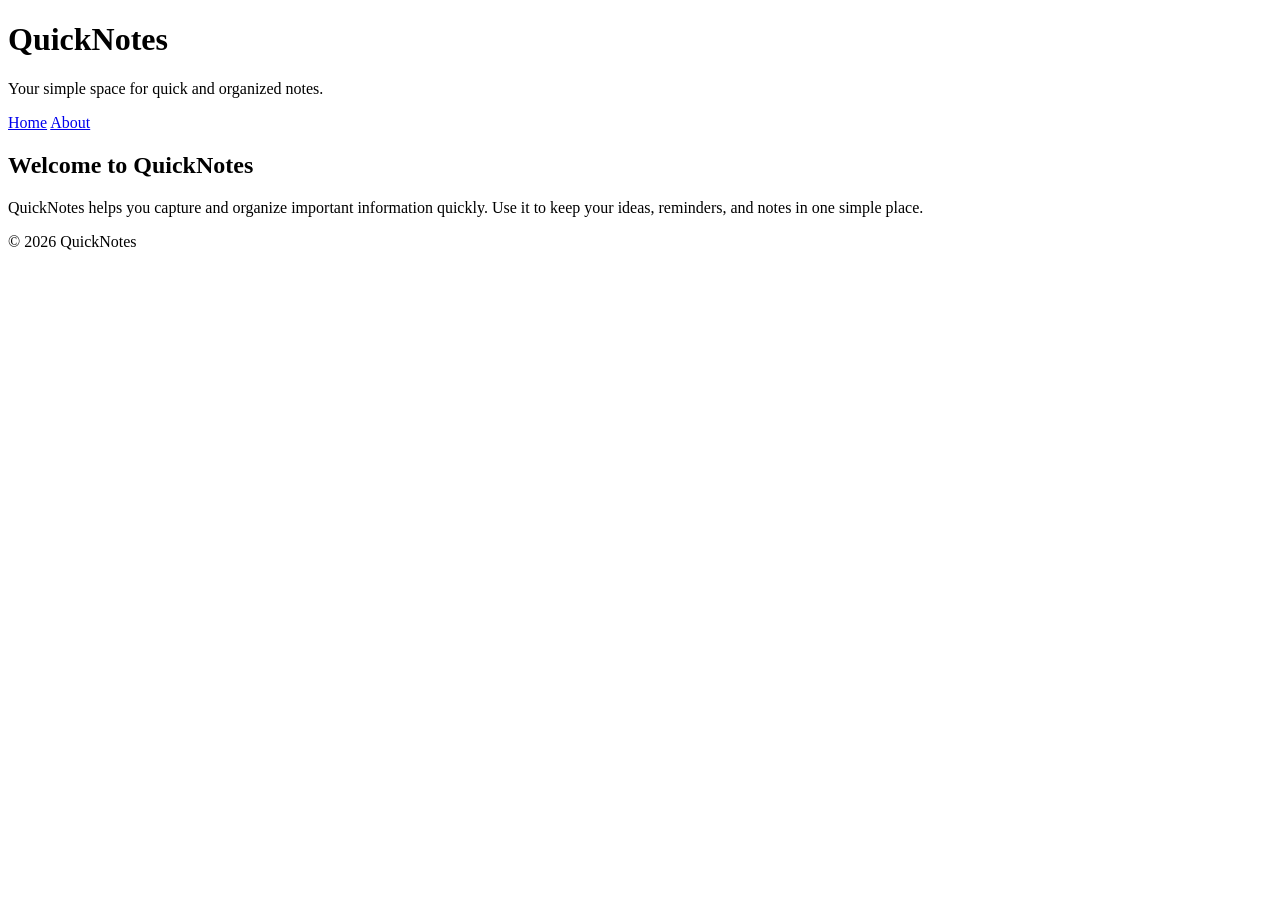
<file: day1/index.html>
<!DOCTYPE html>
<html lang="en">
<head>
    <meta charset="UTF-8">
    <meta name="viewport" content="width=device-width, initial-scale=1.0">
    <title>QuickNotes</title>
</head>

<body>

    <header>
        <h1>QuickNotes</h1>
        <p>Your simple space for quick and organized notes.</p>

        <nav>
            <a href="index.html">Home</a>
            <a href="about.html">About</a>
        </nav>
    </header>

    <main>
        <h2>Welcome to QuickNotes</h2>

        <p>
            QuickNotes helps you capture and organize important information quickly.
            Use it to keep your ideas, reminders, and notes in one simple place.
        </p>
    </main>

    <footer>
        <p>&copy; 2026 QuickNotes</p>
    </footer>

</body>
</html>
</file>
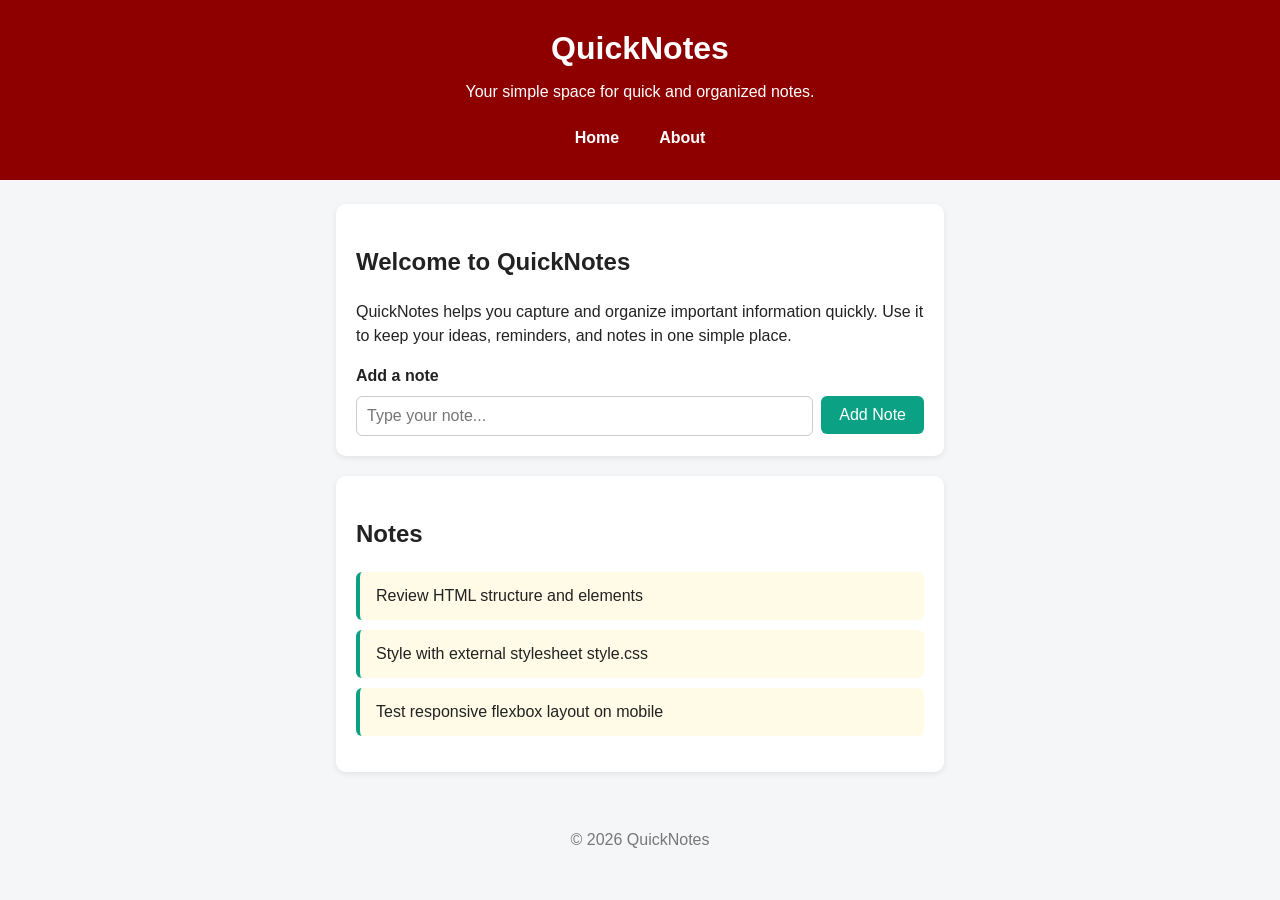
<file: day2/index.html>
<!DOCTYPE html>
<html lang="en">
<head>
    <meta charset="UTF-8">
    <meta name="viewport" content="width=device-width, initial-scale=1.0">
    <title>QuickNotes</title>
    <link rel="stylesheet" href="style.css" />
</head>

<body>

    <header>
        <h1>QuickNotes</h1>
        <p>Your simple space for quick and organized notes.</p>

        <nav>
            <a href="index.html">Home</a>
            <a href="about.html">About</a>
        </nav>
    </header>

    <main>
        <section>
            <h2>Welcome to QuickNotes</h2>

            <p>
                QuickNotes helps you capture and organize important information quickly.
                Use it to keep your ideas, reminders, and notes in one simple place.
            </p>

            <form id="note-form">
                <label for="note-input">Add a note</label>
                <input type="text" id="note-input" placeholder="Type your note..." required />
                <button type="submit">Add Note</button>
            </form>
        </section>

        <section>
            <h2>Notes</h2>
            <ul id="notes-list">
                <li class="note">Review HTML structure and elements</li>
                <li class="note">Style with external stylesheet style.css</li>
                <li class="note">Test responsive flexbox layout on mobile</li>
            </ul>
        </section>
    </main>

    <footer>
        <p>&copy; 2026 QuickNotes</p>
    </footer>

</body>
</html>
</file>
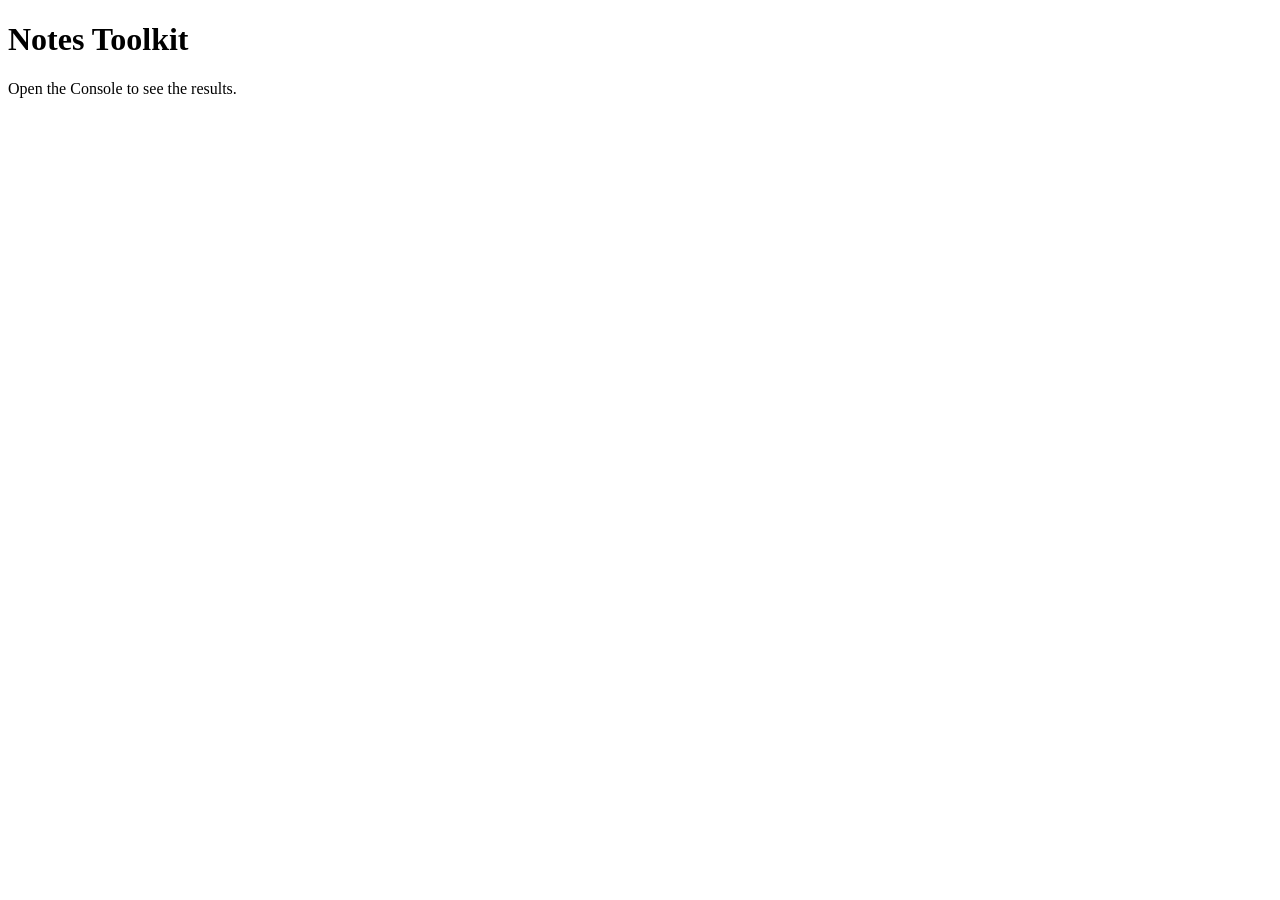
<file: day3/index.html>
<!DOCTYPE html>
<html lang="en">
<head>
    <meta charset="UTF-8">
    <meta name="viewport" content="width=device-width, initial-scale=1.0">
    <title>Notes Toolkit</title>
    <script src="script.js" defer></script>
</head>
<body>
    <main>
        <h1>Notes Toolkit</h1>
        <p>Open the Console to see the results.</p>
    </main>
</body>
</html>
</file>
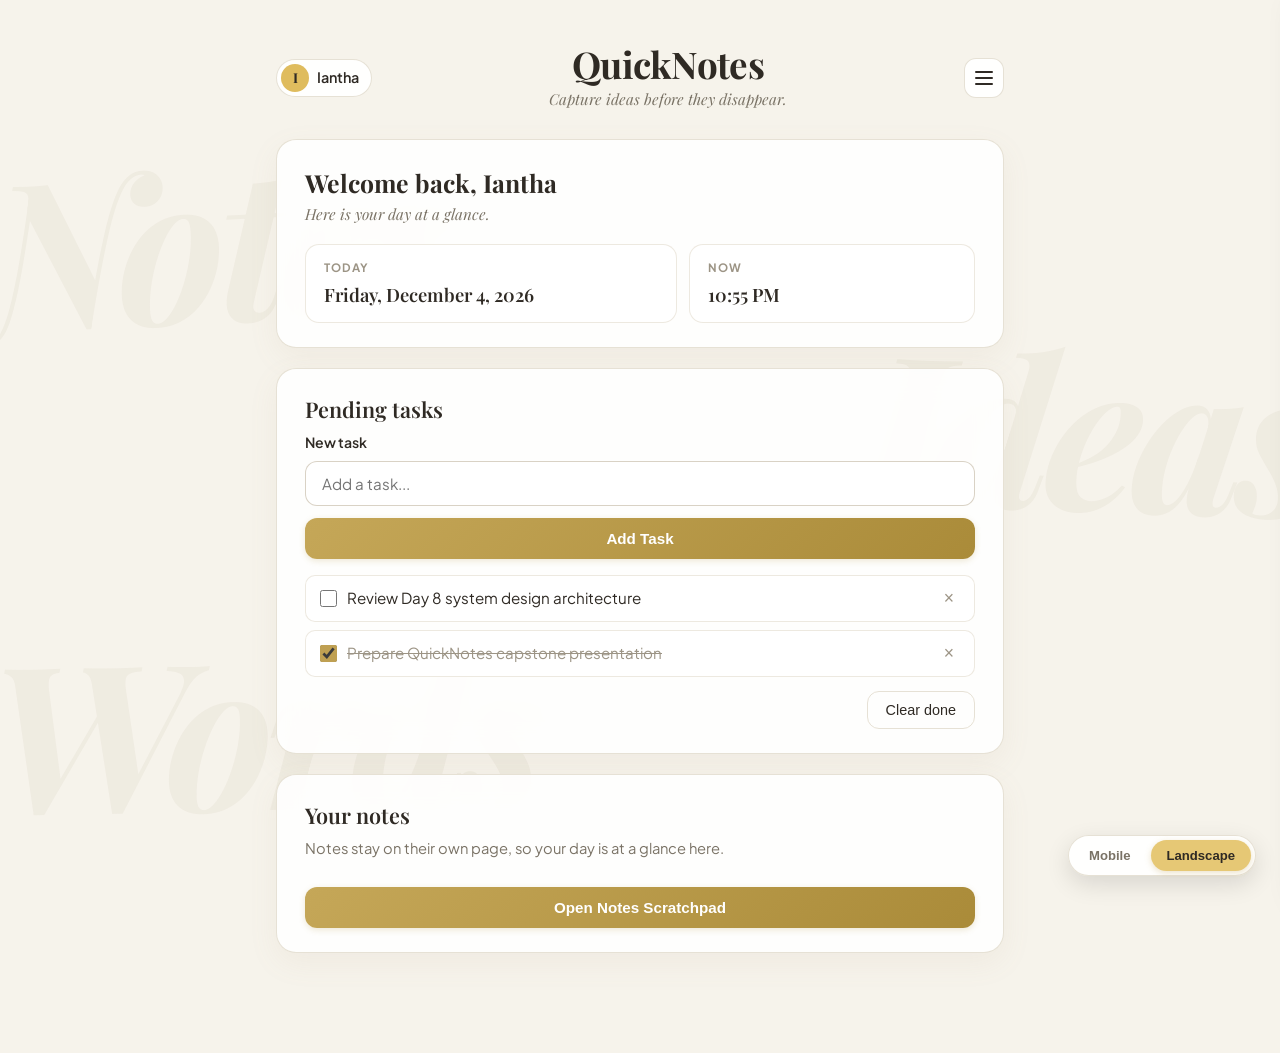
<file: day4/index.html>
<!DOCTYPE html>
<html lang="en">
<head>
    <meta charset="UTF-8">
    <meta name="viewport" content="width=device-width, initial-scale=1.0">
    <title>QuickNotes — Capture ideas before they disappear</title>
    <!-- Modern Luxury Typography -->
    <link rel="preconnect" href="https://fonts.googleapis.com">
    <link rel="preconnect" href="https://fonts.gstatic.com" crossorigin>
    <link href="https://fonts.googleapis.com/css2?family=Playfair+Display:ital,wght@0,500;0,600;0,700;1,400;1,600&family=Plus+Jakarta+Sans:wght@400;500;600;700&display=swap" rel="stylesheet">
    <link rel="stylesheet" href="style.css">
    <script src="script.js" defer></script>
</head>
<body class="palette-champagne">

    <!-- Typographic Watermark Layer (matches Photos: Notes, Words, Ideas) -->
    <div class="watermark-layer" aria-hidden="true">
        <span class="watermark watermark-left-top">Notes</span>
        <span class="watermark watermark-left-bottom">Words</span>
        <span class="watermark watermark-right">Ideas</span>
    </div>

    <!-- Outer Viewport Wrapper (Toggles between Landscape Desktop and Mobile Phone Frame) -->
    <div id="viewport-container" class="mode-landscape">

        <!-- Simulated Mobile Phone Chassis -->
        <div class="phone-frame">

            <!-- Mobile Phone Status Bar (Visible in Mobile View) -->
            <div class="phone-status-bar">
                <span class="status-time" id="status-clock">12:10 PM</span>
                <div class="dynamic-island">
                    <span class="sensor-dot"></span>
                </div>
                <div class="status-icons">
                    <svg class="icon-signal" viewBox="0 0 16 16" width="14" height="14" fill="currentColor">
                        <rect x="1" y="11" width="2" height="4" rx="0.5"/>
                        <rect x="5" y="8" width="2" height="7" rx="0.5"/>
                        <rect x="9" y="5" width="2" height="10" rx="0.5"/>
                        <rect x="13" y="2" width="2" height="13" rx="0.5"/>
                    </svg>
                    <svg class="icon-wifi" viewBox="0 0 16 16" width="14" height="14" fill="currentColor">
                        <path d="M8 12.5a1.5 1.5 0 1 1 0 3 1.5 1.5 0 0 1 0-3zm-4.24-2.83a6 6 0 0 1 8.48 0 .75.75 0 0 0 1.06-1.06 7.5 7.5 0 0 0-10.6 0 .75.75 0 0 0 1.06 1.06zm-2.83-2.83a10 10 0 0 1 14.14 0 .75.75 0 1 0 1.06-1.06 11.5 11.5 0 0 0-16.26 0 .75.75 0 0 0 1.06 1.06z"/>
                    </svg>
                    <div class="battery-icon">
                        <div class="battery-fill"></div>
                    </div>
                </div>
            </div>

            <!-- Scrollable Content Screen -->
            <div class="phone-screen-content">

                <!-- Header Section -->
                <header class="app-header">
                    <div class="header-inner">
                        <!-- User Avatar Badge (Photo 1 & 4) -->
                        <div class="user-pill" id="user-pill">
                            <span class="avatar-circle" id="header-avatar">I</span>
                            <span class="user-name" id="header-name">Iantha</span>
                        </div>

                        <!-- Brand Center -->
                        <div class="brand-branding">
                            <h1 class="brand-title">QuickNotes</h1>
                            <p class="brand-tagline">Capture ideas before they disappear.</p>
                        </div>

                        <!-- Hamburger Menu Button -->
                        <button class="menu-btn" id="menu-btn" type="button" aria-label="Toggle navigation menu">
                            <span class="menu-line"></span>
                            <span class="menu-line"></span>
                            <span class="menu-line"></span>
                        </button>
                    </div>
                </header>

                <!-- Navigation Drawer -->
                <div id="nav-drawer" class="nav-drawer" aria-hidden="true">
                    <div class="drawer-header">
                        <h3>QuickNotes</h3>
                        <button type="button" id="close-drawer" class="drawer-close-btn">&times;</button>
                    </div>
                    <ul class="drawer-menu">
                        <li><button type="button" class="tab-btn active" data-tab="tab-today">📅 Day at a Glance</button></li>
                        <li><button type="button" class="tab-btn" data-tab="tab-notes">📝 Notes &amp; Scratchpad</button></li>
                        <li><button type="button" class="tab-btn" data-tab="tab-tasks">✅ Pending Tasks</button></li>
                        <li><button type="button" class="tab-btn" data-tab="tab-profile">👤 Profile &amp; Settings</button></li>
                    </ul>
                </div>
                <div id="drawer-backdrop" class="drawer-backdrop"></div>

                <!-- Main Content -->
                <main class="main-content">

                    <!-- TAB 1: TODAY / AT A GLANCE (Photos 2 & 4) -->
                    <section id="tab-today" class="tab-section active">
                        
                        <!-- Welcome Card with Live Date & Time -->
                        <div class="card welcome-card">
                            <h2 class="welcome-heading">Welcome back, <span id="welcome-name">Iantha</span></h2>
                            <p class="welcome-sub">Here is your day at a glance.</p>

                            <div class="datetime-grid">
                                <div class="subcard">
                                    <span class="subcard-label">TODAY</span>
                                    <p class="subcard-value" id="live-date">Thursday, October 22, 2026</p>
                                </div>
                                <div class="subcard">
                                    <span class="subcard-label">NOW</span>
                                    <p class="subcard-value" id="live-time">12:10 PM</p>
                                </div>
                            </div>
                        </div>

                        <!-- Pending Tasks Preview Card (Photos 2 & 4) -->
                        <div class="card tasks-card">
                            <h2 class="card-title">Pending tasks</h2>
                            <form id="task-form" onsubmit="return false;">
                                <label for="task-input" class="field-label">New task</label>
                                <div class="input-row">
                                    <input type="text" id="task-input" class="text-input" placeholder="Add a task..." autocomplete="off">
                                </div>
                                <button type="submit" id="add-task-btn" class="btn-gold btn-block">Add Task</button>
                            </form>

                            <ul id="task-list" class="task-list"></ul>
                            <p id="task-empty-state" class="empty-state">All tasks are done. Nothing is pending.</p>
                            
                            <div class="card-footer-action">
                                <button type="button" id="clear-done-tasks" class="btn-outline">Clear done</button>
                            </div>
                        </div>

                        <!-- Your Notes Card (Photos 2 & 4) -->
                        <div class="card notes-hub-card">
                            <h2 class="card-title">Your notes</h2>
                            <p class="card-sub">Notes stay on their own page, so your day is at a glance here.</p>
                            <button type="button" class="btn-gold btn-block" id="jump-to-notes-btn">Open Notes Scratchpad</button>
                        </div>
                    </section>

                    <!-- TAB 2: COMPOSE NOTES & SEARCH (Original Core + Enhancements) -->
                    <section id="tab-notes" class="tab-section">
                        <div class="card compose-card">
                            <h2 class="card-title">Compose Note</h2>
                            <p class="card-sub">Live character &amp; word counter &bull; Auto-saves locally</p>

                            <form id="note-form" onsubmit="return false;">
                                <label for="note-text" class="field-label">Note Text</label>
                                <textarea
                                    id="note-text"
                                    rows="6"
                                    placeholder="Type your note here (up to 200 characters)..."
                                    aria-describedby="char-count word-count"
                                ></textarea>

                                <div class="counters">
                                    <span id="char-count">0 / 200 characters</span>
                                    <span id="word-count">0 words</span>
                                    <span id="save-status" class="draft-indicator">Draft saved</span>
                                </div>

                                <div class="actions">
                                    <button id="save-note-btn" type="button" class="btn-gold">Save to Notes</button>
                                    <button id="clear-btn" type="button" class="btn-outline">Clear</button>
                                </div>
                            </form>
                        </div>

                        <!-- Saved Notes List & Search -->
                        <div class="card saved-notes-card">
                            <div class="section-header-flex">
                                <h2 class="card-title">Saved Notes</h2>
                                <span class="badge" id="notes-count">0 notes</span>
                            </div>

                            <input type="search" id="search-notes" class="text-input" placeholder="Search notes...">

                            <ul id="notes-list" class="notes-list"></ul>
                            <p id="no-notes-state" class="empty-state">No notes saved yet. Type a note above and click Save!</p>
                        </div>
                    </section>

                    <!-- TAB 3: PROFILE & LOGIN & APPEARANCE (Photos 1 & 3) -->
                    <section id="tab-profile" class="tab-section">
                        
                        <!-- Your Profile Card (Photo 1 & 3) -->
                        <div class="card profile-card">
                            <h2 class="card-title">Your profile</h2>
                            <form id="profile-form" onsubmit="return false;">
                                <div class="field-group">
                                    <label for="display-name" class="field-label">Display name</label>
                                    <div class="input-inline">
                                        <input type="text" id="display-name" class="text-input" value="Iantha" placeholder="Enter display name">
                                        <button type="submit" id="save-profile-btn" class="btn-gold btn-inline">Save</button>
                                    </div>
                                </div>

                                <div class="field-group">
                                    <label for="login-email" class="field-label">Login email</label>
                                    <input type="email" id="login-email" class="text-input" value="iantha@quicknotes.app" placeholder="Enter email">
                                </div>

                                <div class="auth-status-bar">
                                    <span class="auth-dot"></span>
                                    <span id="auth-status-text">Logged in as <strong>Iantha</strong> (Offline Persistence Active)</span>
                                </div>
                            </form>
                        </div>

                        <!-- Appearance Card (Photo 1 & 3) -->
                        <div class="card appearance-card">
                            <div class="appearance-row">
                                <div class="appearance-info">
                                    <h2 class="card-title">Appearance</h2>
                                    <h3 class="appearance-subheading">Dark mode</h3>
                                    <p class="card-sub">Switch between the champagne and midnight palettes.</p>
                                </div>
                                <div class="appearance-toggle">
                                    <label class="switch" for="theme-switch">
                                        <input type="checkbox" id="theme-switch" aria-label="Toggle dark mode theme">
                                        <span class="slider"></span>
                                    </label>
                                    <!-- Original theme toggle button preserved for compatibility -->
                                    <button id="theme-toggle" type="button" class="visually-hidden">Dark mode</button>
                                </div>
                            </div>
                        </div>

                        <!-- View Footer -->
                        <footer class="app-footer">
                            <p>&copy; 2026 QuickNotes</p>
                        </footer>
                    </section>

                </main>

            </div><!-- /.phone-screen-content -->

            <!-- Phone Bottom Home Bar -->
            <div class="phone-home-bar"></div>

        </div><!-- /.phone-frame -->

    </div><!-- /#viewport-container -->

    <!-- Floating Device Switcher Pill (Bottom Right: Mobile / Landscape from Photos 1, 2, 3, 4) -->
    <div class="device-switcher" role="region" aria-label="Device view switcher">
        <button type="button" id="btn-view-mobile" class="switch-pill">Mobile</button>
        <button type="button" id="btn-view-landscape" class="switch-pill active">Landscape</button>
    </div>

</body>
</html>
</file>
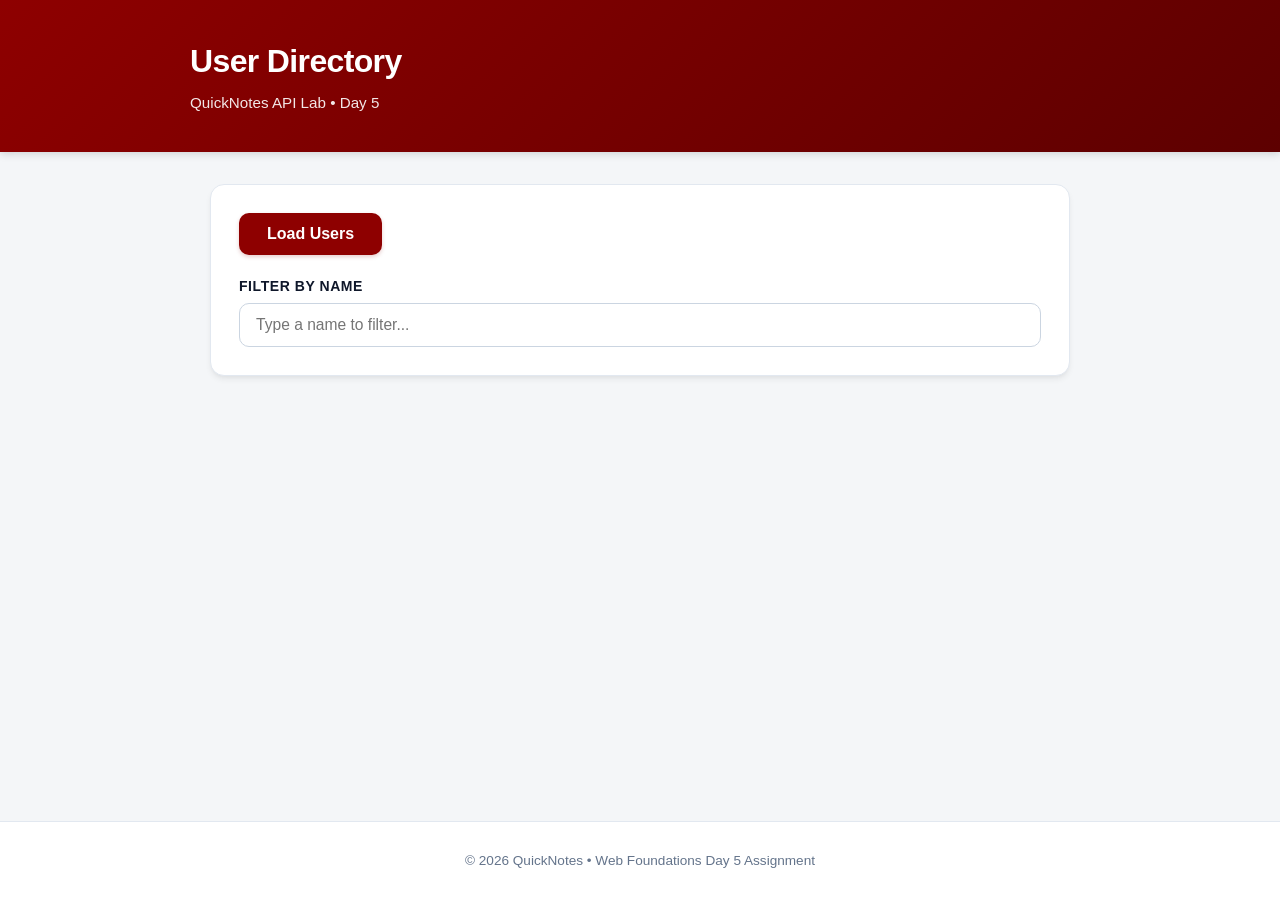
<file: day5/index.html>
<!DOCTYPE html>
<html lang="en">
  <head>
    <meta charset="UTF-8" />
    <meta name="viewport" content="width=device-width, initial-scale=1.0" />
    <title>User Directory - Day 5 API Lab</title>
    <link rel="stylesheet" href="style.css" />
    <script src="users.js" defer></script>
  </head>
  <body>
    <header class="header">
      <div class="header-inner">
        <h1>User Directory</h1>
        <p class="subtitle">QuickNotes API Lab &bull; Day 5</p>
      </div>
    </header>

    <main class="container">
      <section class="controls-card">
        <div class="actions">
          <button id="load-users" type="button">Load Users</button>
        </div>

        <div class="filter-wrapper">
          <label for="filter-input">Filter by name</label>
          <input
            id="filter-input"
            type="text"
            placeholder="Type a name to filter..."
            autocomplete="off"
          />
        </div>

        <p id="status" role="status" aria-live="polite"></p>
      </section>

      <section class="results-card">
        <ul id="users-list"></ul>
      </section>
    </main>

    <footer class="footer">
      <p>&copy; 2026 QuickNotes &bull; Web Foundations Day 5 Assignment</p>
    </footer>
  </body>
</html>
</file>
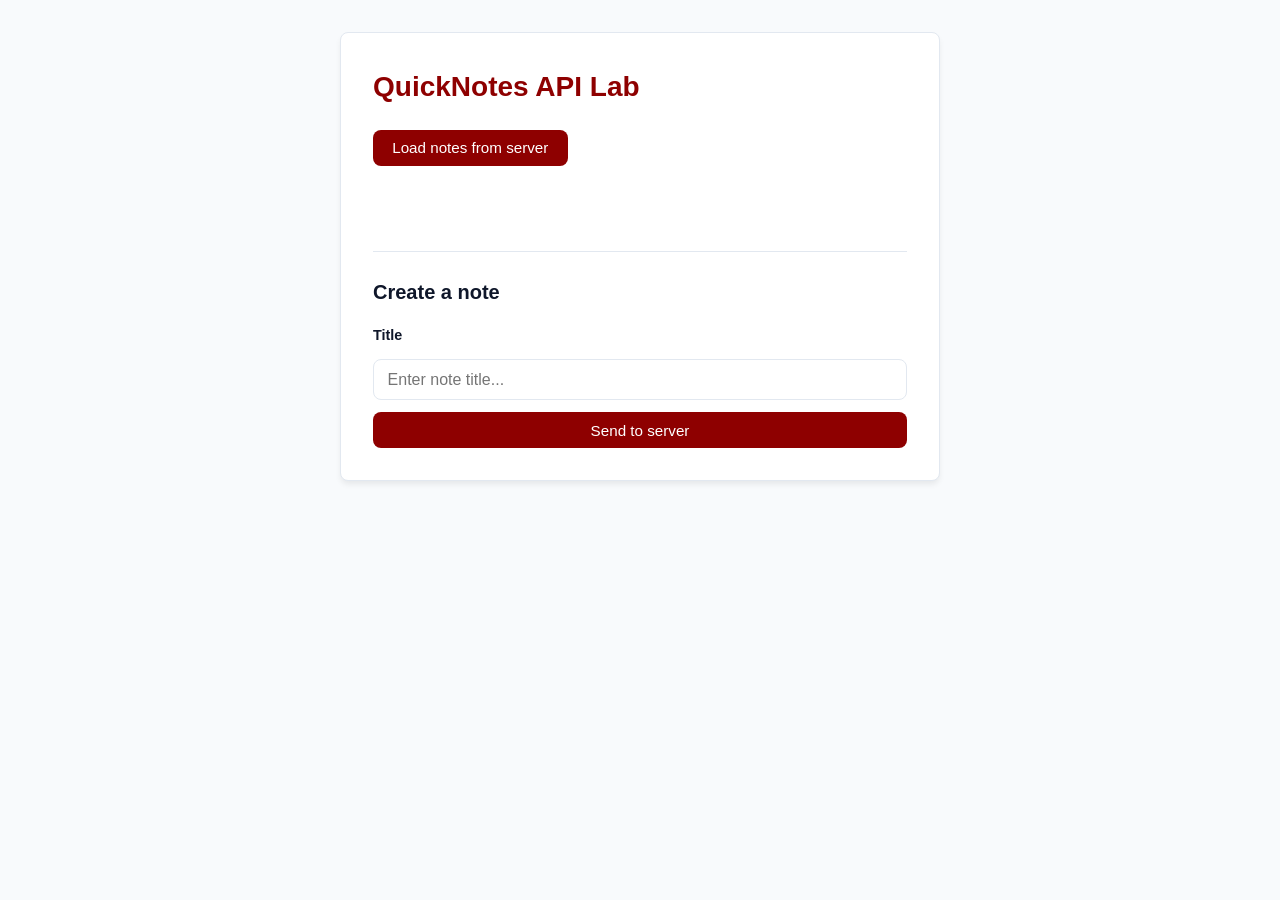
<file: practice/api-lab/index.html>
<!DOCTYPE html>
<html lang="en">
  <head>
    <meta charset="UTF-8" />
    <meta name="viewport" content="width=device-width, initial-scale=1.0" />
    <title>QuickNotes API Lab</title>
    <link rel="stylesheet" href="style.css" />
    <script src="app.js" defer></script>
  </head>
  <body>
    <main class="container">
      <h1>QuickNotes API Lab</h1>
      <button id="load-btn">Load notes from server</button>
      <p id="status"></p>
      <ul id="notes-list"></ul>

      <h2>Create a note</h2>
      <form id="note-form">
        <label for="title-input">Title</label>
        <input id="title-input" type="text" placeholder="Enter note title..." />
        <button type="submit">Send to server</button>
      </form>
    </main>
  </body>
</html>
</file>
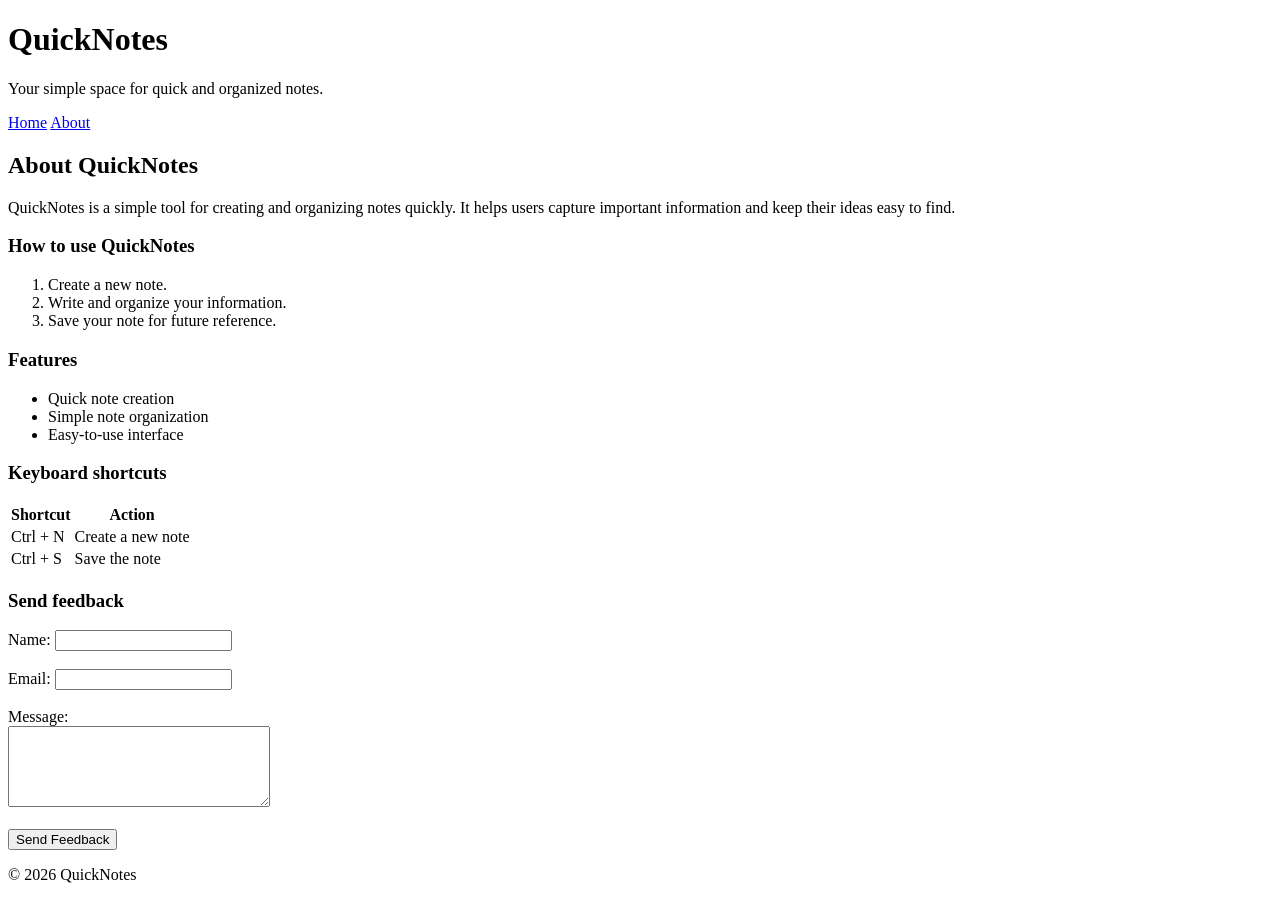
<file: day1/about.html>
<!DOCTYPE html>
<html lang="en">
<head>
    <meta charset="UTF-8">
    <meta name="viewport" content="width=device-width, initial-scale=1.0">
    <title>About QuickNotes</title>
</head>

<body>

<header>
    <h1>QuickNotes</h1>
    <p>Your simple space for quick and organized notes.</p>

    <nav>
        <a href="index.html">Home</a>
        <a href="about.html">About</a>
    </nav>
</header>

<main>

    <h2>About QuickNotes</h2>

    <p>
        QuickNotes is a simple tool for creating and organizing notes quickly.
        It helps users capture important information and keep their ideas easy to find.
    </p>

    <section>
        <h3>How to use QuickNotes</h3>

        <ol>
            <li>Create a new note.</li>
            <li>Write and organize your information.</li>
            <li>Save your note for future reference.</li>
        </ol>
    </section>

    <section>
        <h3>Features</h3>

        <ul>
            <li>Quick note creation</li>
            <li>Simple note organization</li>
            <li>Easy-to-use interface</li>
        </ul>
    </section>

    <section>
        <h3>Keyboard shortcuts</h3>

        <table>
            <tr>
                <th>Shortcut</th>
                <th>Action</th>
            </tr>
            <tr>
                <td>Ctrl + N</td>
                <td>Create a new note</td>
            </tr>
            <tr>
                <td>Ctrl + S</td>
                <td>Save the note</td>
            </tr>
        </table>
    </section>

    <section>
        <h3>Send feedback</h3>

        <form>
            <label for="name">Name:</label>
            <input type="text" id="name" name="name" required>

            <br><br>

            <label for="email">Email:</label>
            <input type="email" id="email" name="email" required>

            <br><br>

            <label for="message">Message:</label>
            <br>
            <textarea id="message" name="message" rows="5" cols="30" required></textarea>

            <br><br>

            <button type="submit">Send Feedback</button>
        </form>
    </section>

</main>

<footer>
    <p>&copy; 2026 QuickNotes</p>
</footer>

</body>
</html>
</file>
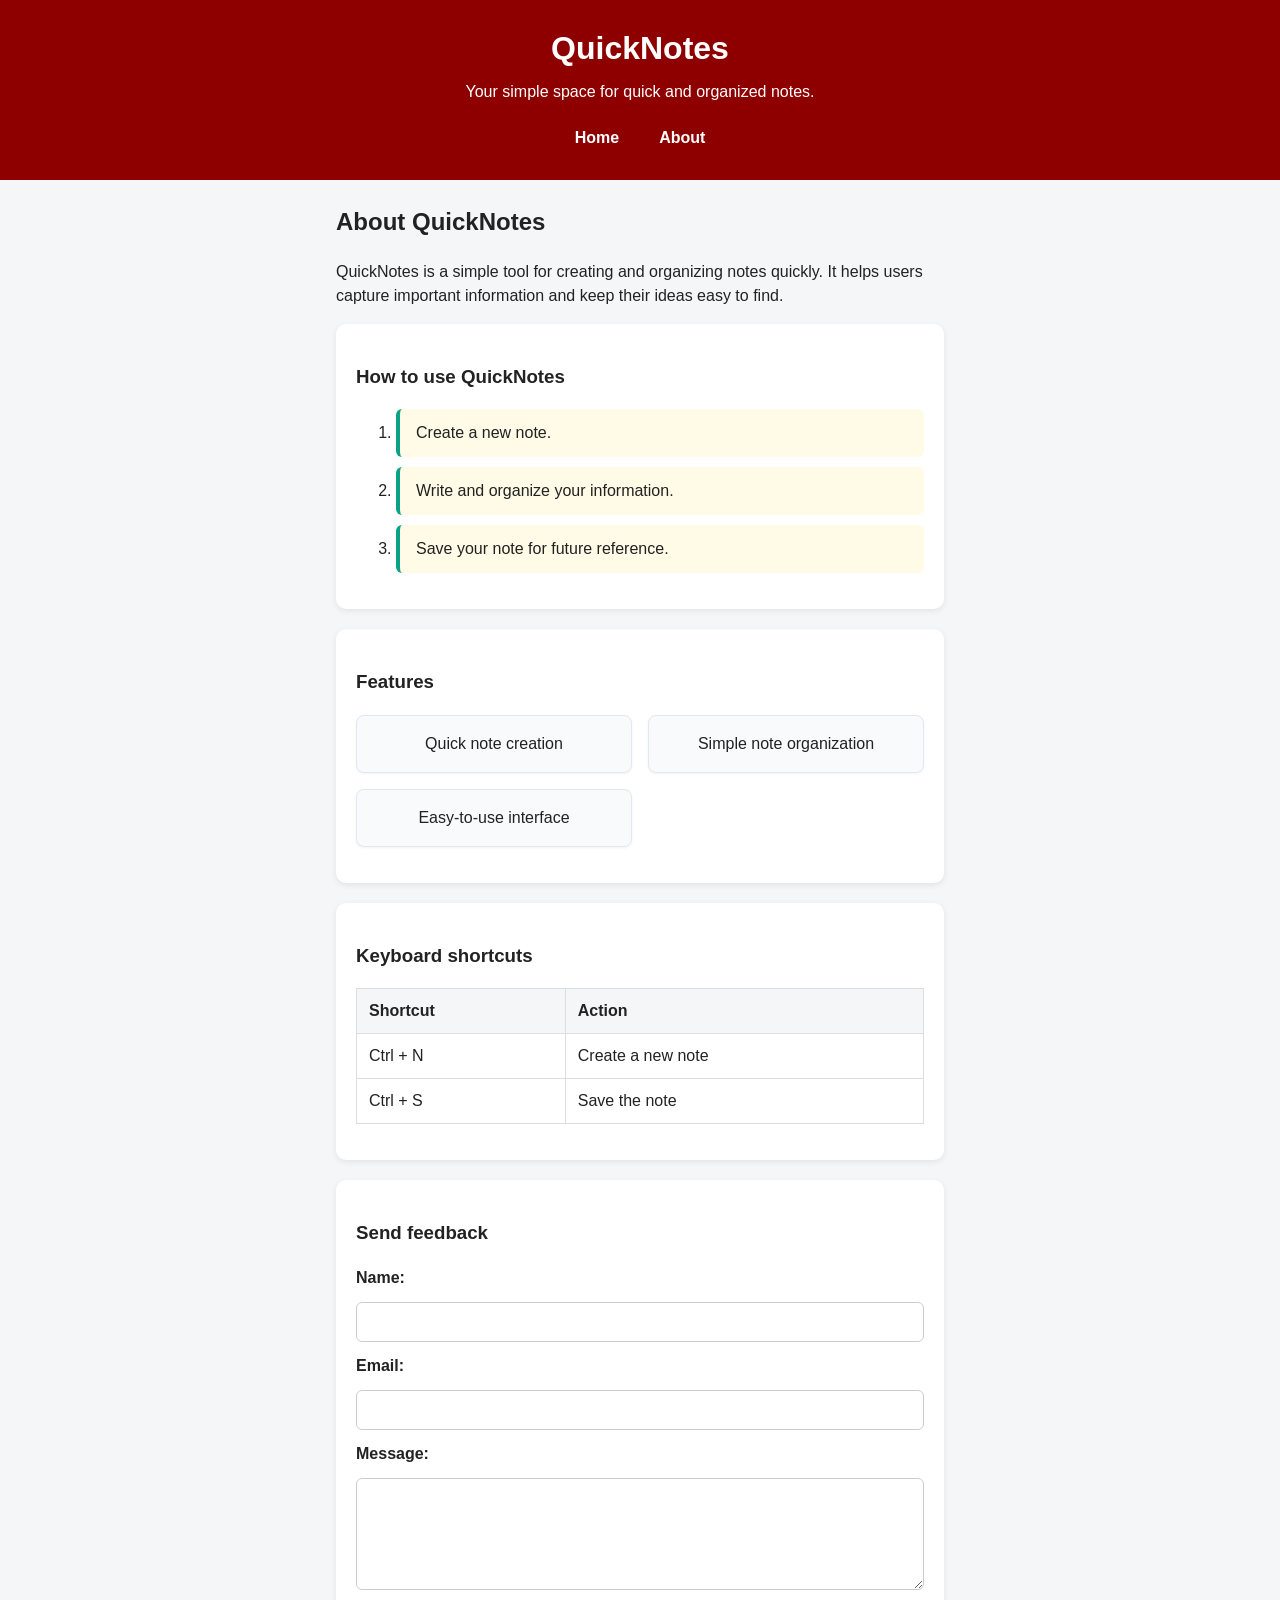
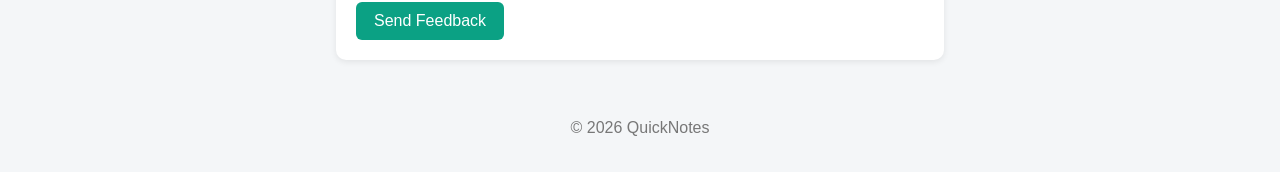
<file: day2/about.html>
<!DOCTYPE html>
<html lang="en">
<head>
    <meta charset="UTF-8">
    <meta name="viewport" content="width=device-width, initial-scale=1.0">
    <title>About QuickNotes</title>
    <link rel="stylesheet" href="style.css" />
</head>

<body>

<header>
    <h1>QuickNotes</h1>
    <p>Your simple space for quick and organized notes.</p>

    <nav>
        <a href="index.html">Home</a>
        <a href="about.html">About</a>
    </nav>
</header>

<main>

    <h2>About QuickNotes</h2>

    <p>
        QuickNotes is a simple tool for creating and organizing notes quickly.
        It helps users capture important information and keep their ideas easy to find.
    </p>

    <section>
        <h3>How to use QuickNotes</h3>

        <ol>
            <li class="note">Create a new note.</li>
            <li class="note">Write and organize your information.</li>
            <li class="note">Save your note for future reference.</li>
        </ol>
    </section>

    <section>
        <h3>Features</h3>

        <ul class="features">
            <li>Quick note creation</li>
            <li>Simple note organization</li>
            <li>Easy-to-use interface</li>
        </ul>
    </section>

    <section>
        <h3>Keyboard shortcuts</h3>

        <table>
            <tr>
                <th>Shortcut</th>
                <th>Action</th>
            </tr>
            <tr>
                <td>Ctrl + N</td>
                <td>Create a new note</td>
            </tr>
            <tr>
                <td>Ctrl + S</td>
                <td>Save the note</td>
            </tr>
        </table>
    </section>

    <section>
        <h3>Send feedback</h3>

        <form>
            <label for="name">Name:</label>
            <input type="text" id="name" name="name" required>

            <label for="email">Email:</label>
            <input type="email" id="email" name="email" required>

            <label for="message">Message:</label>
            <textarea id="message" name="message" rows="5" cols="30" required></textarea>

            <button type="submit">Send Feedback</button>
        </form>
    </section>

</main>

<footer>
    <p>&copy; 2026 QuickNotes</p>
</footer>

</body>
</html>
</file>
<file: day2/style.css>
/* 1. Reset: predictable sizing and no default body margin */
*,
*::before,
*::after {
  box-sizing: border-box;
}

body {
  margin: 0;
  font-family: "Segoe UI", Arial, sans-serif;
  background-color: #f4f6f8;
  color: #222;
  line-height: 1.5;
}

/* 2. Header */
header {
  background-color: #8e0000;
  color: white;
  text-align: center;
  padding: 24px 16px;
}

header h1 {
  margin: 0;
  font-size: 2rem;
}

header p {
  margin: 8px 0 16px;
}

/* 3. Navigation Bar (Flexbox in a centred row, 16px gap, white text, no underline, hover with transition) */
nav {
  display: flex;
  justify-content: center;
  align-items: center;
  gap: 16px;
}

nav a {
  color: white;
  text-decoration: none;
  font-weight: 600;
  padding: 6px 12px;
  border-radius: 4px;
  transition: background-color 0.2s ease, color 0.2s ease;
}

nav a:hover {
  background-color: rgba(255, 255, 255, 0.2);
  color: #fff;
  text-decoration: none;
}

/* 4. Centre main with maximum width and white card look for section */
main {
  max-width: 640px;
  margin: 24px auto;   /* auto left/right margins centre a block */
  padding: 0 16px;
}

section {
  background: white;
  padding: 20px;
  border-radius: 10px;
  margin-bottom: 20px;
  box-shadow: 0 2px 6px rgba(0, 0, 0, 0.08);
}

/* 5. Features list laid out with CSS Grid as responsive cards */
.features {
  display: grid;
  grid-template-columns: repeat(auto-fit, minmax(180px, 1fr));
  gap: 16px;
  list-style: none;
  padding: 0;
  margin: 16px 0;
}

.features li {
  background-color: #f8fafc;
  border: 1px solid #e2e8f0;
  border-radius: 8px;
  padding: 16px;
  text-align: center;
  box-shadow: 0 1px 3px rgba(0, 0, 0, 0.05);
  font-weight: 500;
}

/* 6. Shortcuts table: borders and padding on cells */
table {
  width: 100%;
  border-collapse: collapse;
  margin: 16px 0;
}

th,
td {
  border: 1px solid #ddd;
  padding: 10px 12px;
  text-align: left;
}

th {
  background-color: #f4f6f8;
  font-weight: 600;
}

/* 7. Feedback form fields stacked vertically with full width */
form {
  display: flex;
  flex-direction: column;
  gap: 12px;
}

form label {
  font-weight: bold;
  display: block;
}

form input[type="text"],
form input[type="email"],
form textarea {
  width: 100%;
  padding: 10px;
  border: 1px solid #ccc;
  border-radius: 6px;
  font-size: 1rem;
  font-family: inherit;
  display: block;
}

form textarea {
  resize: vertical;
}

/* Note Form layout on Home page */
#note-form {
  display: flex;
  flex-direction: row;
  gap: 8px;
  flex-wrap: wrap;
}

#note-form label {
  width: 100%;
}

#note-form #note-input {
  flex: 1;
  width: auto;
}

/* 8. Buttons with hover effects and transition */
button {
  background-color: #0ba184;
  color: white;
  border: none;
  padding: 10px 18px;
  border-radius: 6px;
  font-size: 1rem;
  cursor: pointer;
  align-self: flex-start;
  transition: background-color 0.2s ease, transform 0.1s ease;
}

button:hover {
  background-color: #088a70;
}

/* 9. Notes list & Sticky Note styling */
#notes-list {
  list-style: none;
  padding: 0;
}

.note {
  background-color: #fffbe6;
  border-left: 4px solid #0ba184;
  padding: 12px 16px;
  margin-bottom: 10px;
  border-radius: 6px;
}

/* Footer */
footer {
  text-align: center;
  color: #777;
  padding: 16px;
}

/* 10. Phones & Small screens */
@media (max-width: 600px) {
  header {
    padding: 16px 12px;
  }

  header h1 {
    font-size: 1.5rem;
  }

  #note-form {
    flex-direction: column;
  }

  #note-form button {
    align-self: stretch;
  }
}
</file>
<file: day4/style.css>
/* ========================================================
   QuickNotes Design System: Champagne & Midnight Palettes
   ======================================================== */

:root {
  /* Palette: Champagne (Light Mode - Default) */
  --bg-canvas: #f6f3eb;
  --bg-watermark: rgba(165, 148, 120, 0.08);
  --card-bg: rgba(255, 255, 255, 0.88);
  --card-border: rgba(220, 212, 196, 0.7);
  --subcard-bg: rgba(255, 255, 255, 0.95);
  --subcard-border: rgba(225, 218, 204, 0.6);
  --text-main: #2f2a24;
  --text-sub: #7a7366;
  --text-muted: #9c9485;
  --gold-primary: #bfa052;
  --gold-gradient: linear-gradient(135deg, #c5a758 0%, #aa8b39 100%);
  --gold-hover: #a78835;
  --gold-pill: #e6c875;
  --gold-pill-text: #2f2a24;
  --avatar-bg: #dfbc5e;
  --avatar-text: #2f2a24;
  --input-bg: rgba(255, 255, 255, 0.95);
  --input-border: rgba(205, 195, 178, 0.75);
  --input-focus: #bfa052;
  --shadow-card: 0 10px 30px rgba(160, 145, 120, 0.08);
  --shadow-phone: 0 25px 60px rgba(0, 0, 0, 0.25), 0 0 0 10px #1e1e20, 0 0 0 12px #3c3c40;
  --phone-notch: #000000;
  --warning-color: #d97706;
  --over-color: #dc2626;
  --radius-card: 20px;
  --radius-input: 12px;
}

/* Palette: Midnight (Dark Mode - Photos 3) */
body.palette-midnight,
body.dark {
  --bg-canvas: #1e2019;
  --bg-watermark: rgba(212, 176, 85, 0.05);
  --card-bg: rgba(38, 41, 33, 0.88);
  --card-border: rgba(95, 100, 80, 0.45);
  --subcard-bg: rgba(32, 34, 27, 0.9);
  --subcard-border: rgba(80, 85, 70, 0.4);
  --text-main: #f3eee4;
  --text-sub: #a5a195;
  --text-muted: #7d796e;
  --gold-primary: #d4b055;
  --gold-gradient: linear-gradient(135deg, #dfbc5e 0%, #be9739 100%);
  --gold-hover: #c49e3c;
  --gold-pill: #d4b055;
  --gold-pill-text: #1e2019;
  --avatar-bg: #d4b055;
  --avatar-text: #1e2019;
  --input-bg: rgba(28, 30, 24, 0.9);
  --input-border: rgba(85, 90, 72, 0.6);
  --input-focus: #dfbc5e;
  --shadow-card: 0 10px 30px rgba(0, 0, 0, 0.35);
  --shadow-phone: 0 25px 60px rgba(0, 0, 0, 0.6), 0 0 0 10px #11120e, 0 0 0 12px #2d3027;
  --phone-notch: #000000;
  --warning-color: #fbbf24;
  --over-color: #f87171;
}

/* Base Reset & Fonts */
*, *::before, *::after {
  box-sizing: border-box;
  margin: 0;
  padding: 0;
}

body {
  font-family: 'Plus Jakarta Sans', -apple-system, BlinkMacSystemFont, 'Segoe UI', Roboto, sans-serif;
  background-color: var(--bg-canvas);
  color: var(--text-main);
  min-height: 100vh;
  line-height: 1.5;
  overflow-x: hidden;
  transition: background-color 0.35s ease, color 0.35s ease;
  position: relative;
}

/* ========================================================
   Typographic Watermark Background Layer (from Photos)
   ======================================================== */
.watermark-layer {
  position: fixed;
  inset: 0;
  pointer-events: none;
  user-select: none;
  z-index: 0;
  overflow: hidden;
}

.watermark {
  position: absolute;
  font-family: 'Playfair Display', Georgia, serif;
  font-style: italic;
  font-size: clamp(6rem, 16vw, 15rem);
  font-weight: 700;
  color: var(--bg-watermark);
  line-height: 1;
  white-space: nowrap;
  letter-spacing: -0.04em;
  transition: color 0.35s ease;
}

.watermark-left-top {
  top: 15%;
  left: -2vw;
  transform: rotate(-3deg);
}

.watermark-left-bottom {
  bottom: 8%;
  left: -1vw;
  transform: rotate(-1deg);
}

.watermark-right {
  top: 36%;
  right: -3vw;
  transform: rotate(2deg);
}

/* ========================================================
   Viewport Wrapper: Landscape vs Mobile Frame
   ======================================================== */
#viewport-container {
  position: relative;
  z-index: 1;
  width: 100%;
  min-height: 100vh;
  padding: 30px 16px 80px;
  display: flex;
  justify-content: center;
  align-items: flex-start;
  transition: all 0.4s cubic-bezier(0.16, 1, 0.3, 1);
}

/* Landscape Mode (Desktop - Photos 1 & 3) */
#viewport-container.mode-landscape {
  max-width: 760px;
  margin: 0 auto;
}

#viewport-container.mode-landscape .phone-frame {
  width: 100%;
  background: transparent;
  box-shadow: none;
  border-radius: 0;
}

#viewport-container.mode-landscape .phone-status-bar,
#viewport-container.mode-landscape .phone-home-bar {
  display: none;
}

/* Mobile Mode (Simulated Phone - Photos 2 & 4) */
#viewport-container.mode-mobile {
  padding-top: 20px;
}

#viewport-container.mode-mobile .phone-frame {
  width: 395px;
  max-width: 100%;
  background: var(--bg-canvas);
  border-radius: 48px;
  box-shadow: var(--shadow-phone);
  overflow: hidden;
  position: relative;
  display: flex;
  flex-direction: column;
  border: 1px solid rgba(255, 255, 255, 0.08);
}

#viewport-container.mode-mobile .phone-status-bar {
  display: flex;
  justify-content: space-between;
  align-items: center;
  padding: 12px 24px 8px;
  font-size: 0.8rem;
  font-weight: 600;
  color: var(--text-main);
  background: transparent;
  user-select: none;
}

.dynamic-island {
  width: 96px;
  height: 24px;
  background-color: var(--phone-notch);
  border-radius: 20px;
  display: flex;
  align-items: center;
  justify-content: flex-end;
  padding-right: 10px;
}

.sensor-dot {
  width: 8px;
  height: 8px;
  background-color: #1a1a2e;
  border-radius: 50%;
}

.status-icons {
  display: flex;
  align-items: center;
  gap: 6px;
}

.battery-icon {
  width: 22px;
  height: 11px;
  border: 1.5px solid currentColor;
  border-radius: 3px;
  padding: 1px;
  position: relative;
}

.battery-icon::after {
  content: '';
  position: absolute;
  right: -3.5px;
  top: 2px;
  width: 2px;
  height: 4px;
  background: currentColor;
  border-radius: 0 1px 1px 0;
}

.battery-fill {
  width: 75%;
  height: 100%;
  background: currentColor;
  border-radius: 1px;
}

#viewport-container.mode-mobile .phone-home-bar {
  display: block;
  width: 130px;
  height: 5px;
  background-color: var(--text-muted);
  border-radius: 10px;
  margin: 12px auto 8px;
  opacity: 0.6;
}

#viewport-container.mode-mobile .phone-screen-content {
  max-height: 740px;
  overflow-y: auto;
  scrollbar-width: thin;
  padding-bottom: 16px;
}

/* ========================================================
   Header & Avatar (Photos 1, 2, 3, 4)
   ======================================================== */
.app-header {
  padding: 14px 0 20px;
  margin-bottom: 8px;
}

.header-inner {
  display: flex;
  align-items: center;
  justify-content: space-between;
  gap: 12px;
}

/* User Pill (Left) */
.user-pill {
  display: flex;
  align-items: center;
  gap: 8px;
  padding: 4px 12px 4px 4px;
  background: var(--subcard-bg);
  border: 1px solid var(--card-border);
  border-radius: 30px;
  cursor: pointer;
  transition: transform 0.15s ease, background-color 0.2s ease;
}

.user-pill:hover {
  transform: translateY(-1px);
}

.avatar-circle {
  width: 28px;
  height: 28px;
  background: var(--avatar-bg);
  color: var(--avatar-text);
  border-radius: 50%;
  display: flex;
  align-items: center;
  justify-content: center;
  font-weight: 700;
  font-size: 0.85rem;
  font-family: 'Playfair Display', serif;
}

.user-name {
  font-size: 0.9rem;
  font-weight: 600;
  color: var(--text-main);
}

/* Brand Center */
.brand-branding {
  text-align: center;
  flex: 1;
}

.brand-title {
  font-family: 'Playfair Display', Georgia, serif;
  font-size: clamp(1.8rem, 3vw, 2.3rem);
  font-weight: 700;
  letter-spacing: -0.02em;
  color: var(--text-main);
  line-height: 1.1;
}

.brand-tagline {
  font-family: 'Playfair Display', Georgia, serif;
  font-style: italic;
  font-size: clamp(0.85rem, 1.5vw, 0.95rem);
  color: var(--text-sub);
  margin-top: 4px;
}

/* Hamburger Menu Button (Right) */
.menu-btn {
  background: var(--subcard-bg);
  border: 1px solid var(--card-border);
  border-radius: 12px;
  width: 40px;
  height: 40px;
  display: flex;
  flex-direction: column;
  align-items: center;
  justify-content: center;
  gap: 4px;
  cursor: pointer;
  padding: 8px;
  transition: background-color 0.2s ease;
}

.menu-btn:hover {
  background: var(--card-bg);
}

.menu-line {
  width: 18px;
  height: 2px;
  background-color: var(--text-main);
  border-radius: 2px;
  transition: transform 0.2s ease, opacity 0.2s ease;
}

/* Navigation Drawer */
.nav-drawer {
  position: fixed;
  top: 0;
  right: -320px;
  width: 290px;
  height: 100%;
  background: var(--card-bg);
  backdrop-filter: blur(12px);
  border-left: 1px solid var(--card-border);
  z-index: 100;
  padding: 24px;
  box-shadow: -10px 0 30px rgba(0,0,0,0.15);
  transition: right 0.3s cubic-bezier(0.16, 1, 0.3, 1);
  display: flex;
  flex-direction: column;
}

.nav-drawer.open {
  right: 0;
}

.drawer-header {
  display: flex;
  align-items: center;
  justify-content: space-between;
  margin-bottom: 24px;
  padding-bottom: 12px;
  border-bottom: 1px solid var(--card-border);
}

.drawer-header h3 {
  font-family: 'Playfair Display', serif;
  font-size: 1.4rem;
  color: var(--text-main);
}

.drawer-close-btn {
  background: none;
  border: none;
  font-size: 1.8rem;
  cursor: pointer;
  color: var(--text-sub);
}

.drawer-menu {
  list-style: none;
  display: flex;
  flex-direction: column;
  gap: 10px;
}

.tab-btn {
  width: 100%;
  text-align: left;
  background: var(--subcard-bg);
  border: 1px solid var(--card-border);
  padding: 12px 16px;
  border-radius: 12px;
  color: var(--text-main);
  font-size: 0.95rem;
  font-weight: 500;
  cursor: pointer;
  transition: all 0.2s ease;
}

.tab-btn:hover, .tab-btn.active {
  background: var(--gold-primary);
  color: #ffffff;
  border-color: var(--gold-primary);
}

.drawer-backdrop {
  position: fixed;
  inset: 0;
  background: rgba(0, 0, 0, 0.3);
  backdrop-filter: blur(2px);
  z-index: 99;
  opacity: 0;
  pointer-events: none;
  transition: opacity 0.3s ease;
}

.drawer-backdrop.open {
  opacity: 1;
  pointer-events: auto;
}

/* ========================================================
   Cards System (Photos 1, 2, 3, 4)
   ======================================================== */
.card {
  background: var(--card-bg);
  backdrop-filter: blur(14px);
  -webkit-backdrop-filter: blur(14px);
  border: 1px solid var(--card-border);
  border-radius: var(--radius-card);
  padding: 24px 28px;
  margin-bottom: 20px;
  box-shadow: var(--shadow-card);
  transition: background-color 0.35s ease, border-color 0.35s ease, box-shadow 0.35s ease;
}

.card-title {
  font-family: 'Playfair Display', Georgia, serif;
  font-size: 1.35rem;
  font-weight: 600;
  color: var(--text-main);
  margin-bottom: 6px;
}

.card-sub {
  font-size: 0.92rem;
  color: var(--text-sub);
  margin-bottom: 16px;
}

/* Subcards (e.g. TODAY and NOW) */
.subcard {
  background: var(--subcard-bg);
  border: 1px solid var(--subcard-border);
  border-radius: 14px;
  padding: 14px 18px;
}

.subcard-label {
  display: block;
  font-size: 0.72rem;
  font-weight: 700;
  letter-spacing: 0.08em;
  color: var(--text-muted);
  margin-bottom: 4px;
}

.subcard-value {
  font-family: 'Playfair Display', serif;
  font-size: 1.15rem;
  font-weight: 600;
  color: var(--text-main);
}

/* ========================================================
   Tab Sections
   ======================================================== */
.tab-section {
  display: none;
  animation: fadeIn 0.25s ease-out;
}

.tab-section.active {
  display: block;
}

@keyframes fadeIn {
  from { opacity: 0; transform: translateY(6px); }
  to { opacity: 1; transform: translateY(0); }
}

/* Welcome Card */
.welcome-heading {
  font-family: 'Playfair Display', serif;
  font-size: 1.55rem;
  font-weight: 700;
  color: var(--text-main);
}

.welcome-sub {
  font-family: 'Playfair Display', serif;
  font-style: italic;
  font-size: 0.95rem;
  color: var(--text-sub);
  margin: 2px 0 18px;
}

.datetime-grid {
  display: grid;
  grid-template-columns: 1.3fr 1fr;
  gap: 12px;
}

@media (max-width: 480px) {
  .datetime-grid {
    grid-template-columns: 1fr;
  }
}

/* ========================================================
   Buttons & Inputs
   ======================================================== */
.field-label {
  display: block;
  font-size: 0.88rem;
  font-weight: 600;
  color: var(--text-main);
  margin-bottom: 8px;
}

.text-input {
  width: 100%;
  padding: 12px 16px;
  background: var(--input-bg);
  border: 1px solid var(--input-border);
  border-radius: var(--radius-input);
  font-size: 0.95rem;
  color: var(--text-main);
  font-family: inherit;
  outline: none;
  transition: border-color 0.2s ease, box-shadow 0.2s ease;
}

.text-input:focus {
  border-color: var(--input-focus);
  box-shadow: 0 0 0 3px rgba(191, 160, 82, 0.2);
}

/* Gold Buttons (Matches Photos) */
.btn-gold {
  background: var(--gold-gradient);
  color: #ffffff;
  border: none;
  padding: 12px 22px;
  border-radius: 12px;
  font-size: 0.95rem;
  font-weight: 600;
  cursor: pointer;
  transition: all 0.2s ease;
  box-shadow: 0 2px 6px rgba(170, 139, 57, 0.2);
}

.btn-gold:hover {
  filter: brightness(1.06);
  transform: translateY(-1px);
}

.btn-gold:active {
  transform: translateY(0);
}

.btn-block {
  width: 100%;
  margin-top: 12px;
}

.btn-outline {
  background: transparent;
  color: var(--text-main);
  border: 1px solid var(--card-border);
  padding: 10px 18px;
  border-radius: 12px;
  font-size: 0.9rem;
  font-weight: 500;
  cursor: pointer;
  transition: all 0.2s ease;
}

.btn-outline:hover {
  background: var(--subcard-bg);
  border-color: var(--text-muted);
}

/* Inline Inputs (Display Name + Save button from Photo 1 & 3) */
.input-inline {
  display: flex;
  gap: 10px;
}

.btn-inline {
  white-space: nowrap;
  padding: 12px 24px;
}

.field-group {
  margin-bottom: 16px;
}

/* Tasks Card */
.task-list {
  list-style: none;
  margin-top: 16px;
  display: flex;
  flex-direction: column;
  gap: 8px;
}

.task-item {
  display: flex;
  align-items: center;
  justify-content: space-between;
  padding: 10px 14px;
  background: var(--subcard-bg);
  border: 1px solid var(--subcard-border);
  border-radius: 10px;
  transition: all 0.2s ease;
}

.task-content {
  display: flex;
  align-items: center;
  gap: 10px;
  flex: 1;
}

.task-checkbox {
  accent-color: var(--gold-primary);
  width: 17px;
  height: 17px;
  cursor: pointer;
}

.task-text {
  font-size: 0.95rem;
  color: var(--text-main);
  word-break: break-word;
}

.task-item.done .task-text {
  text-decoration: line-through;
  color: var(--text-muted);
}

.task-del-btn {
  background: none;
  border: none;
  color: var(--text-muted);
  font-size: 1.1rem;
  cursor: pointer;
  padding: 2px 6px;
  border-radius: 6px;
}

.task-del-btn:hover {
  color: var(--over-color);
  background: rgba(220, 38, 38, 0.08);
}

.empty-state {
  text-align: center;
  font-size: 0.92rem;
  color: var(--text-muted);
  padding: 16px 8px;
  font-style: italic;
}

.card-footer-action {
  display: flex;
  justify-content: flex-end;
  margin-top: 14px;
}

/* ========================================================
   Compose Note Scratchpad (Original Day 4 Preserved & Styled)
   ======================================================== */
.note-textarea {
  width: 100%;
  padding: 14px 16px;
  background: var(--input-bg);
  border: 1px solid var(--input-border);
  border-radius: var(--radius-input);
  font-size: 1rem;
  color: var(--text-main);
  font-family: inherit;
  line-height: 1.5;
  resize: vertical;
  outline: none;
  transition: border-color 0.2s ease;
}

.note-textarea:focus {
  border-color: var(--input-focus);
  box-shadow: 0 0 0 3px rgba(191, 160, 82, 0.2);
}

.counters {
  display: flex;
  flex-wrap: wrap;
  gap: 12px;
  align-items: center;
  font-size: 0.88rem;
  color: var(--text-sub);
  margin-top: 10px;
}

#char-count.warning {
  color: var(--warning-color);
  font-weight: 600;
}

#char-count.over {
  color: var(--over-color);
  font-weight: 700;
}

.draft-indicator {
  margin-left: auto;
  font-size: 0.78rem;
  color: var(--text-muted);
  background: var(--subcard-bg);
  padding: 2px 8px;
  border-radius: 10px;
  border: 1px solid var(--subcard-border);
}

.actions {
  display: flex;
  gap: 10px;
  margin-top: 16px;
}

/* Saved Notes List */
.section-header-flex {
  display: flex;
  justify-content: space-between;
  align-items: center;
  margin-bottom: 12px;
}

.badge {
  font-size: 0.8rem;
  font-weight: 600;
  padding: 3px 10px;
  border-radius: 20px;
  background: var(--subcard-bg);
  border: 1px solid var(--card-border);
  color: var(--text-sub);
}

.notes-list {
  list-style: none;
  margin-top: 14px;
  display: flex;
  flex-direction: column;
  gap: 10px;
}

.note-card-item {
  background: var(--subcard-bg);
  border: 1px solid var(--subcard-border);
  border-radius: 12px;
  padding: 14px 16px;
  position: relative;
  display: flex;
  flex-direction: column;
  gap: 6px;
}

.note-card-header {
  display: flex;
  justify-content: space-between;
  align-items: center;
  font-size: 0.75rem;
  color: var(--text-muted);
}

.note-card-body {
  font-size: 0.95rem;
  color: var(--text-main);
  white-space: pre-wrap;
  word-break: break-word;
}

.note-delete-btn {
  background: none;
  border: none;
  color: var(--text-muted);
  font-size: 1rem;
  cursor: pointer;
  border-radius: 4px;
  padding: 2px 4px;
}

.note-delete-btn:hover {
  color: var(--over-color);
}

/* ========================================================
   Appearance Card & Toggle (Photos 1 & 3)
   ======================================================== */
.appearance-row {
  display: flex;
  align-items: center;
  justify-content: space-between;
  gap: 16px;
}

.appearance-subheading {
  font-size: 1.05rem;
  font-weight: 600;
  color: var(--text-main);
  margin: 6px 0 2px;
}

/* Toggle Switch (Sleek Gold/Champagne Slider) */
.switch {
  position: relative;
  display: inline-block;
  width: 52px;
  height: 28px;
}

.switch input {
  opacity: 0;
  width: 0;
  height: 0;
}

.slider {
  position: absolute;
  cursor: pointer;
  inset: 0;
  background-color: var(--input-border);
  transition: 0.3s cubic-bezier(0.4, 0, 0.2, 1);
  border-radius: 30px;
}

.slider::before {
  position: absolute;
  content: "";
  height: 20px;
  width: 20px;
  left: 4px;
  bottom: 4px;
  background-color: #ffffff;
  border-radius: 50%;
  transition: 0.3s cubic-bezier(0.4, 0, 0.2, 1);
  box-shadow: 0 2px 4px rgba(0,0,0,0.2);
}

input:checked + .slider {
  background: var(--gold-gradient);
}

input:checked + .slider::before {
  transform: translateX(24px);
}

.visually-hidden {
  position: absolute;
  width: 1px;
  height: 1px;
  padding: 0;
  margin: -1px;
  overflow: hidden;
  clip: rect(0, 0, 0, 0);
  border: 0;
}

.auth-status-bar {
  display: flex;
  align-items: center;
  gap: 8px;
  font-size: 0.85rem;
  color: var(--text-sub);
  margin-top: 12px;
  padding: 10px 14px;
  background: var(--subcard-bg);
  border-radius: 10px;
}

.auth-dot {
  width: 8px;
  height: 8px;
  background-color: #10b981;
  border-radius: 50%;
}

.app-footer {
  text-align: center;
  font-size: 0.85rem;
  color: var(--text-muted);
  margin-top: 24px;
}

/* ========================================================
   Floating Device Switcher Pill (Bottom Right: Photos 1, 2, 3, 4)
   ======================================================== */
.device-switcher {
  position: fixed;
  bottom: 24px;
  right: 24px;
  background: var(--subcard-bg);
  border: 1px solid var(--card-border);
  border-radius: 30px;
  padding: 4px;
  display: flex;
  gap: 4px;
  box-shadow: 0 8px 24px rgba(0, 0, 0, 0.12);
  z-index: 1000;
  backdrop-filter: blur(8px);
}

.switch-pill {
  background: transparent;
  border: none;
  padding: 8px 16px;
  border-radius: 20px;
  font-size: 0.82rem;
  font-weight: 600;
  color: var(--text-sub);
  cursor: pointer;
  transition: all 0.2s ease;
}

.switch-pill:hover {
  color: var(--text-main);
}

.switch-pill.active {
  background: var(--gold-pill);
  color: var(--gold-pill-text);
  box-shadow: 0 2px 6px rgba(191, 160, 82, 0.3);
}

/* Responsive adjustment for actual mobile screens */
@media (max-width: 600px) {
  #viewport-container {
    padding: 16px 10px 80px;
  }
  
  .card {
    padding: 18px 16px;
    border-radius: 16px;
  }

  .watermark {
    display: none;
  }
}
</file>
<file: day5/style.css>
/* ========================================================
   CSS Variables / Design System Tokens
   ======================================================== */
:root {
  --bg-color: #f4f6f8;
  --card-bg: #ffffff;
  --card-border: #e2e8f0;
  --card-shadow: 0 4px 6px -1px rgba(0, 0, 0, 0.07), 0 2px 4px -2px rgba(0, 0, 0, 0.04);
  --card-shadow-hover: 0 10px 15px -3px rgba(0, 0, 0, 0.1), 0 4px 6px -4px rgba(0, 0, 0, 0.05);

  --header-bg: #8e0000;
  --header-text: #ffffff;

  --primary: #8e0000;
  --primary-hover: #6e0000;
  --primary-focus: rgba(142, 0, 0, 0.2);

  --text-main: #0f172a;
  --text-muted: #64748b;
  --text-dim: #94a3b8;

  --input-bg: #ffffff;
  --input-border: #cbd5e1;
  --input-focus: #8e0000;

  --status-bg: #f8fafc;
  --status-border: #e2e8f0;

  --radius-sm: 6px;
  --radius-md: 10px;
  --radius-lg: 14px;

  --font-family: -apple-system, BlinkMacSystemFont, "Segoe UI", Roboto, "Helvetica Neue", Arial, sans-serif;
}

/* ========================================================
   Base Reset & Layout
   ======================================================== */
*,
*::before,
*::after {
  box-sizing: border-box;
  margin: 0;
  padding: 0;
}

body {
  font-family: var(--font-family);
  background-color: var(--bg-color);
  color: var(--text-main);
  line-height: 1.6;
  min-height: 100vh;
  display: flex;
  flex-direction: column;
}

/* ========================================================
   Header
   ======================================================== */
.header {
  background: linear-gradient(135deg, #8e0000 0%, #5d0000 100%);
  color: var(--header-text);
  padding: 2.25rem 1.5rem;
  box-shadow: 0 2px 8px rgba(0, 0, 0, 0.15);
}

.header-inner {
  max-width: 900px;
  margin: 0 auto;
}

.header h1 {
  font-size: 2rem;
  font-weight: 700;
  letter-spacing: -0.02em;
  margin-bottom: 0.25rem;
}

.header .subtitle {
  font-size: 0.95rem;
  opacity: 0.9;
  font-weight: 400;
}

/* ========================================================
   Main Container
   ======================================================== */
.container {
  max-width: 900px;
  width: 100%;
  margin: 2rem auto;
  padding: 0 1.25rem;
  flex: 1;
  display: flex;
  flex-direction: column;
  gap: 1.75rem;
}

/* ========================================================
   Controls Card
   ======================================================== */
.controls-card {
  background: var(--card-bg);
  border: 1px solid var(--card-border);
  border-radius: var(--radius-lg);
  box-shadow: var(--card-shadow);
  padding: 1.75rem;
  display: flex;
  flex-direction: column;
  gap: 1.25rem;
}

.actions {
  display: flex;
  align-items: center;
}

#load-users {
  background-color: var(--primary);
  color: #ffffff;
  border: none;
  border-radius: var(--radius-md);
  padding: 0.75rem 1.75rem;
  font-size: 1rem;
  font-weight: 600;
  cursor: pointer;
  transition: all 0.2s ease;
  display: inline-flex;
  align-items: center;
  justify-content: center;
  gap: 0.5rem;
  box-shadow: 0 2px 4px rgba(142, 0, 0, 0.2);
}

#load-users:hover:not(:disabled) {
  background-color: var(--primary-hover);
  transform: translateY(-1px);
  box-shadow: 0 4px 8px rgba(142, 0, 0, 0.25);
}

#load-users:active:not(:disabled) {
  transform: translateY(0);
}

#load-users:disabled {
  opacity: 0.6;
  cursor: not-allowed;
  transform: none;
  box-shadow: none;
}

.filter-wrapper {
  display: flex;
  flex-direction: column;
  gap: 0.4rem;
}

.filter-wrapper label {
  font-size: 0.875rem;
  font-weight: 600;
  color: var(--text-main);
  text-transform: uppercase;
  letter-spacing: 0.04em;
}

#filter-input {
  width: 100%;
  padding: 0.75rem 1rem;
  font-size: 0.975rem;
  border: 1px solid var(--input-border);
  border-radius: var(--radius-md);
  background-color: var(--input-bg);
  color: var(--text-main);
  outline: none;
  transition: border-color 0.2s ease, box-shadow 0.2s ease;
}

#filter-input:focus {
  border-color: var(--input-focus);
  box-shadow: 0 0 0 3px var(--primary-focus);
}

#status {
  min-height: 1.5rem;
  font-size: 0.925rem;
  font-weight: 500;
  color: var(--text-muted);
  padding: 0.5rem 0.75rem;
  background-color: var(--status-bg);
  border-radius: var(--radius-sm);
  border-left: 3px solid var(--primary);
  display: flex;
  align-items: center;
  transition: all 0.2s ease;
}

#status:empty {
  display: none;
}

/* ========================================================
   Results & User Cards Grid
   ======================================================== */
.results-card {
  width: 100%;
}

#users-list {
  list-style: none;
  display: grid;
  grid-template-columns: repeat(auto-fill, minmax(260px, 1fr));
  gap: 1.25rem;
}

.user-card {
  background: var(--card-bg);
  border: 1px solid var(--card-border);
  border-radius: var(--radius-md);
  padding: 1.25rem;
  box-shadow: var(--card-shadow);
  transition: transform 0.2s ease, box-shadow 0.2s ease, border-color 0.2s ease;
  display: flex;
  flex-direction: column;
  gap: 0.45rem;
  position: relative;
  overflow: hidden;
}

.user-card::before {
  content: "";
  position: absolute;
  top: 0;
  left: 0;
  right: 0;
  height: 4px;
  background: linear-gradient(90deg, #8e0000, #c0392b);
  opacity: 0.8;
}

.user-card:hover {
  transform: translateY(-3px);
  box-shadow: var(--card-shadow-hover);
  border-color: #cbd5e1;
}

.user-name {
  font-size: 1.125rem;
  font-weight: 700;
  color: var(--text-main);
  margin-bottom: 0.35rem;
}

.user-email,
.user-city,
.user-company {
  font-size: 0.875rem;
  color: var(--text-muted);
  display: flex;
  align-items: baseline;
  word-break: break-word;
}

.empty-message {
  grid-column: 1 / -1;
  text-align: center;
  padding: 3rem 1.5rem;
  background: var(--card-bg);
  border: 1px dashed var(--input-border);
  border-radius: var(--radius-md);
  color: var(--text-muted);
  font-size: 1.05rem;
  font-style: italic;
}

/* ========================================================
   Footer
   ======================================================== */
.footer {
  text-align: center;
  padding: 1.75rem 1rem;
  font-size: 0.85rem;
  color: var(--text-muted);
  border-top: 1px solid var(--card-border);
  background-color: var(--card-bg);
  margin-top: auto;
}

/* ========================================================
   Responsive Breakpoints
   ======================================================== */
@media (max-width: 600px) {
  .header {
    padding: 1.5rem 1rem;
  }

  .header h1 {
    font-size: 1.6rem;
  }

  .controls-card {
    padding: 1.25rem;
  }

  #users-list {
    grid-template-columns: 1fr;
  }
}
</file>
<file: practice/api-lab/style.css>
:root {
  --bg-color: #f8fafc;
  --card-bg: #ffffff;
  --text-main: #0f172a;
  --text-muted: #64748b;
  --primary: #8e0000;
  --primary-hover: #700000;
  --border: #e2e8f0;
  --radius: 8px;
}

* {
  box-sizing: border-box;
  margin: 0;
  padding: 0;
}

body {
  font-family: -apple-system, BlinkMacSystemFont, "Segoe UI", Roboto, Oxygen, Ubuntu, Cantarell, sans-serif;
  background-color: var(--bg-color);
  color: var(--text-main);
  line-height: 1.6;
  padding: 2rem 1rem;
}

.container {
  max-width: 600px;
  margin: 0 auto;
  background: var(--card-bg);
  padding: 2rem;
  border-radius: var(--radius);
  box-shadow: 0 4px 6px -1px rgba(0, 0, 0, 0.08);
  border: 1px solid var(--border);
}

h1 {
  font-size: 1.75rem;
  margin-bottom: 1.25rem;
  color: var(--primary);
}

h2 {
  font-size: 1.25rem;
  margin: 2rem 0 1rem;
  padding-top: 1.5rem;
  border-top: 1px solid var(--border);
}

button {
  background-color: var(--primary);
  color: #fff;
  border: none;
  border-radius: var(--radius);
  padding: 0.6rem 1.2rem;
  font-size: 0.95rem;
  font-weight: 500;
  cursor: pointer;
  transition: background-color 0.15s ease;
}

button:hover:not(:disabled) {
  background-color: var(--primary-hover);
}

button:disabled {
  opacity: 0.6;
  cursor: not-allowed;
}

#status {
  margin: 1rem 0;
  font-size: 0.95rem;
  font-style: italic;
  color: var(--text-muted);
  min-height: 1.4em;
}

#notes-list {
  list-style: none;
  display: flex;
  flex-direction: column;
  gap: 0.5rem;
}

#notes-list li {
  padding: 0.75rem 1rem;
  background-color: #f1f5f9;
  border-radius: var(--radius);
  border-left: 4px solid var(--primary);
  font-size: 0.95rem;
}

form {
  display: flex;
  flex-direction: column;
  gap: 0.75rem;
}

label {
  font-weight: 600;
  font-size: 0.9rem;
}

input[type="text"] {
  padding: 0.65rem 0.85rem;
  border: 1px solid var(--border);
  border-radius: var(--radius);
  font-size: 1rem;
  outline: none;
}

input[type="text"]:focus {
  border-color: var(--primary);
  box-shadow: 0 0 0 3px rgba(142, 0, 0, 0.15);
}
</file>
